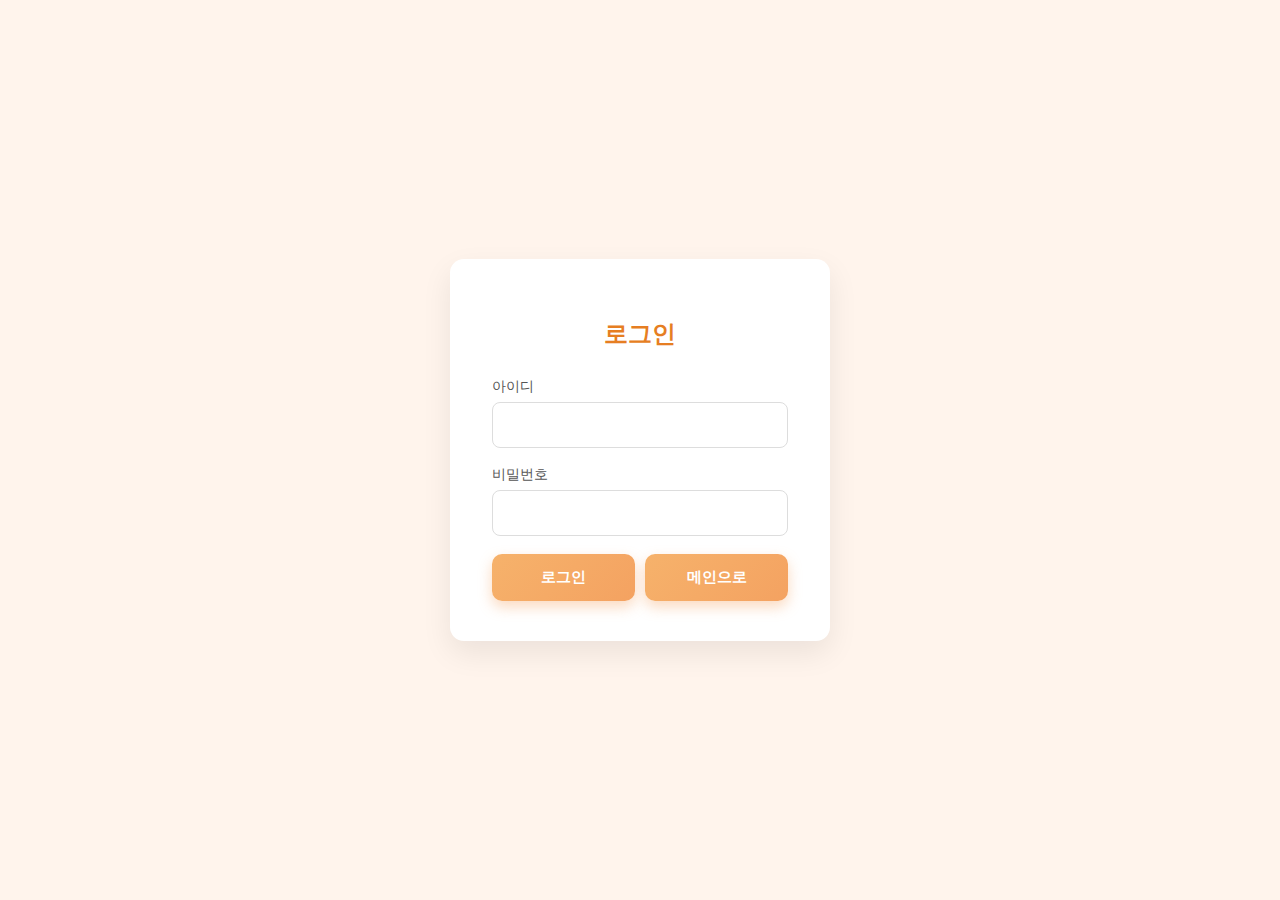
<file: front/templates/login.html>
<!DOCTYPE html>
<html lang="ko">
<head>
    <meta charset="UTF-8">
    <title>로그인</title>

    <style>
        * {
            box-sizing: border-box;
            font-family: "Apple SD Gothic Neo", "Noto Sans KR", sans-serif;
        }

        body {
            margin: 0;
            height: 100vh;
            background: #fff4ec; /* 파스텔 오렌지 */
            display: flex;
            justify-content: center;
            align-items: center;
        }

        .login-box {
            width: 380px;
            background: #ffffff;
            padding: 40px 42px;
            border-radius: 14px;
            box-shadow: 0 12px 30px rgba(0, 0, 0, 0.08);
        }

        .login-box h2 {
            text-align: center;
            margin-bottom: 28px;
            color: #e67e22;
            font-weight: 700;
        }

        label {
            display: block;
            font-size: 14px;
            margin-bottom: 6px;
            color: #555;
        }

        input {
            width: 100%;
            padding: 14px 22px;
            margin-bottom: 6px;
            border: 1px solid #ddd;
            border-radius: 8px;
            font-size: 14px;
        }

        input:focus {
            outline: none;
            border-color: #f4a261;
            box-shadow: 0 0 0 2px rgba(244, 162, 97, 0.3);
        }

        .msg {
            font-size: 12px;
            margin-bottom: 12px;
        }

    button {
        padding: 14px;
        background: linear-gradient(135deg, #f6b26b, #f4a261);
        border: none;
        border-radius: 10px;
        color: white;
        font-size: 15px;
        font-weight: bold;
        cursor: pointer;
        box-shadow: 0 6px 14px rgba(244, 162, 97, 0.4);
    }

    button:hover {
        opacity: 0.9;
    }

    /* ✅ 버튼 컨테이너 */
    .button-group {
        display: flex;
        justify-content: space-between;
        gap: 10px;
        margin-top: 10px;
    }

    /* ✅ 버튼들이 동일한 크기를 가지도록 */
    .button-group > * {
        flex: 1;
    }

    /* ✅ a 태그 스타일 초기화 */
    .button-group a {
        text-decoration: none;
        display: block;
    }

    /* ✅ 버튼이 부모 크기에 맞도록 */
    .button-group button {
        width: 100%;
    }
    </style>
</head>

<body>
<div class="login-box">
    <h2>로그인</h2>

    <form id="loginForm" onsubmit="return submitLogin();">
        <label>아이디</label>
        <input type="text" name="userid" id="userid" oninput="clearMsg('userid-msg')" required>
        <div id="userid-msg" class="msg"></div>

        <label>비밀번호</label>
        <input type="password" name="password" id="password" oninput="clearMsg('password-msg')" required>
        <div id="password-msg" class="msg"></div>

        <!-- ✅ 버튼들을 div로 감싸기 -->
        <div class="button-group">
            <button flex:1 width:50%>로그인</button>
            <button flex:1 width:50% onclick="window.location.href='/'">메인으로</button>
        </div>
    </form>
</div>

<script>
function clearMsg(id) {
    document.getElementById(id).innerText = "";
}

function submitLogin() {
    const userid = document.getElementById("userid").value;
    const password = document.getElementById("password").value;

    const formData = new FormData();
    formData.append("userid", userid);
    formData.append("password", password);

    const xhr = new XMLHttpRequest();
    xhr.open("POST", "/login_process", true);

    xhr.onreadystatechange = function () {
        if (xhr.readyState === XMLHttpRequest.DONE) {
            const res = JSON.parse(xhr.responseText);

            if (res.success) {
                window.location.href = "./";
            } else {
                document.getElementById("password-msg").innerText = res.msg;
            }
        }
    };

    xhr.send(formData);
    return false;
}
</script>

</body>
</html>
</file>
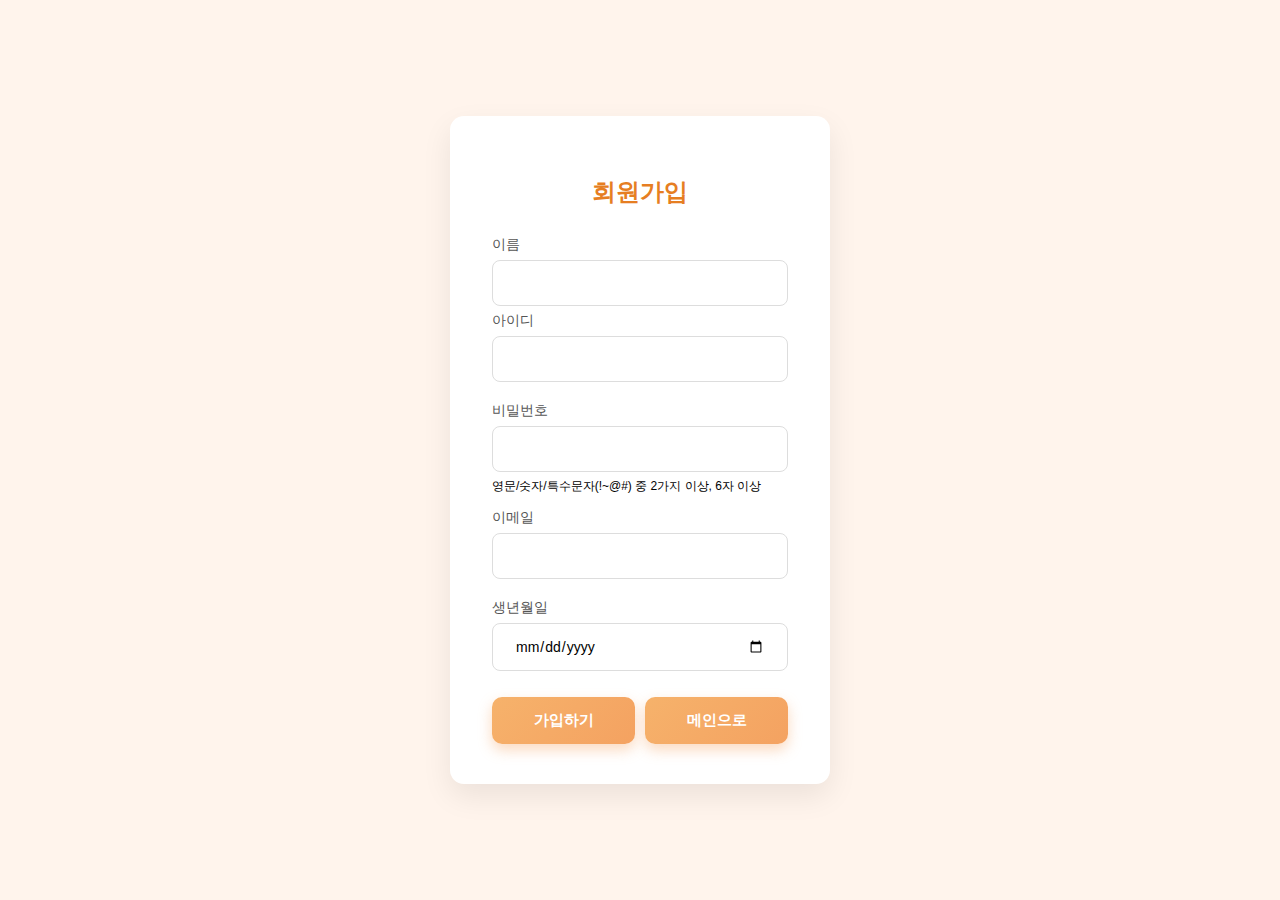
<file: front/templates/signup.html>
<!DOCTYPE html>
    <html lang="ko">
    <head>
        <meta charset="UTF-8">
        <title>회원가입</title>

        <style>
            * {
                box-sizing: border-box;
                font-family: "Apple SD Gothic Neo", "Noto Sans KR", sans-serif;
            }

            body {
                margin: 0;
                height: 100vh;
                background: #fff4ec;
                display: flex;
                justify-content: center;
                align-items: center;
            }

            .signup-box {
                width: 380px;
                background: #ffffff;
                padding: 40px 42px;
                border-radius: 14px;
                box-shadow: 0 12px 30px rgba(0, 0, 0, 0.08);
            }

            .signup-box h2 {
                text-align: center;
                margin-bottom: 28px;
                color: #e67e22;
                font-weight: 700;
            }

            label {
                display: block;
                font-size: 14px;
                margin-bottom: 6px;
                color: #555;
            }

            input {
                width: 100%;
                padding: 14px 22px;
                margin-bottom: 6px;
                border: 1px solid #ddd;
                border-radius: 8px;
                font-size: 14px;
            }

            input:focus {
                outline: none;
                border-color: #f4a261;
                box-shadow: 0 0 0 2px rgba(244, 162, 97, 0.3);
            }

            .msg {
                font-size: 12px;
                margin-bottom: 14px;
            }

            button {
                width: 100%;
                padding: 14px;
                background: linear-gradient(135deg, #f6b26b, #f4a261);
                border: none;
                border-radius: 10px;
                color: white;
                font-size: 15px;
                font-weight: bold;
                cursor: pointer;
                box-shadow: 0 6px 14px rgba(244, 162, 97, 0.4);
                margin-top: 10px;
            }
                .button-group {
            display: flex;
            justify-content: space-between;
            gap: 10px;
            margin-top: 10px;
        }
        /* ✅ 버튼들이 동일한 크기를 가지도록 */
        .button-group > * {
            flex: 1;
        }

        /* ✅ a 태그 스타일 초기화 */
        .button-group a {
            text-decoration: none;
            display: block;
        }

        /* ✅ 버튼이 부모 크기에 맞도록 */
        .button-group button {
            width: 100%;
        }
            button:hover {
                opacity: 0.9;
            }
        </style>
    </head>

    <body>
            <div class="signup-box">
                <h2>회원가입</h2>

                <!-- ✅ action / method 제거 -->
                <form id="signupForm">

                    <label>이름</label>
                    <input type="text" name="name" required>

                    <label>아이디</label>
                    <input type="text" id="userid" name="userid" required>
                    <div id="userid-msg" class="msg"></div>

                    <label>비밀번호</label>
                    <input type="password" id="password" name="password" required>
                    <div id="password-msg" class="msg">
                        영문/숫자/특수문자(!~@#) 중 2가지 이상, 6자 이상
                    </div>

                    <label>이메일</label>
                    <input type="email" id="email" name="email" required>
                    <div id="email-msg" class="msg"></div>

                    <label>생년월일</label>
                    <input type="date" name="birth" required>
                    <div class="button-group">
                        <button flex:1 width:50% type="submit">가입하기</button>
                        <button flex:1 width:50% onclick="window.location.href='/'">메인으로</button>
                    </div>
                </form>
            </div>

            <script>
            /* ================= 상태값 ================= */
            let useridAvailable = false;

            /* ================= 아이디 검사 + 중복 ================= */
            document.getElementById("userid").addEventListener("input", async function () {
                const v = this.value.trim();
                const msg = document.getElementById("userid-msg");
                useridAvailable = false;

                if (!/^[a-z0-9]+$/.test(v)) {
                    msg.style.color = "red";
                    msg.textContent = "아이디는 영문 소문자와 숫자만 가능합니다.";
                    return;
                }

                const res = await fetch("/check_userid", {
                    method: "POST",
                    headers: { "Content-Type": "application/json" },
                    body: JSON.stringify({ userid: v })
                });

                const data = await res.json();

                if (data.exists) {
                    msg.style.color = "red";
                    msg.textContent = "이미 사용 중인 아이디입니다.";
                } else {
                    msg.style.color = "green";
                    msg.textContent = "사용 가능한 아이디입니다.";
                    useridAvailable = true;
                }
            });

            /* ================= 비밀번호 검사 ================= */
            document.getElementById("password").addEventListener("input", function () {
                const v = this.value;
                const msg = document.getElementById("password-msg");

                const count =
                    /[A-Za-z]/.test(v) +
                    /[0-9]/.test(v) +
                    /[!~@#]/.test(v);

                if (v.length < 6 || count < 2 || /[^A-Za-z0-9!~@#]/.test(v)) {
                    msg.style.color = "red";
                    msg.textContent = "조건을 만족하지 않습니다.";
                    return;
                }

                msg.style.color = "green";
                msg.textContent = "안전한 비밀번호입니다.";
            });

            /* ================= 이메일 검사 ================= */
            document.getElementById("email").addEventListener("input", function () {
                const v = this.value;
                const msg = document.getElementById("email-msg");

                if (!/^[^\s@]+@[^\s@]+\.[^\s@]+$/.test(v)) {
                    msg.style.color = "red";
                    msg.textContent = "올바른 이메일 형식이 아닙니다.";
                    return;
                }

                msg.style.color = "green";
                msg.textContent = "사용 가능한 이메일입니다.";
            });

            /* ================= 최종 제출 ================= */
            document.getElementById("signupForm").addEventListener("submit", async function (e) {
                e.preventDefault();

                if (!useridAvailable) {
                    alert("아이디 중복 검사를 통과하세요.");
                    return;
                }

                const formData = new FormData(this);

                const res = await fetch("/signup_process", {
                    method: "POST",
                    body: formData
                });

                const data = await res.json();

                if (data.success) {
                    alert("회원가입이 완료되었습니다!");
                    window.location.href = "/login";
                } else {
                    const box = document.getElementById(`${data.field}-msg`);
                    if (box) {
                        box.style.color = "red";
                        box.textContent = data.msg;
                    } else {
                        alert(data.msg);
                    }
                }
            });
            </script>
        </body>
    </html>
</file>
